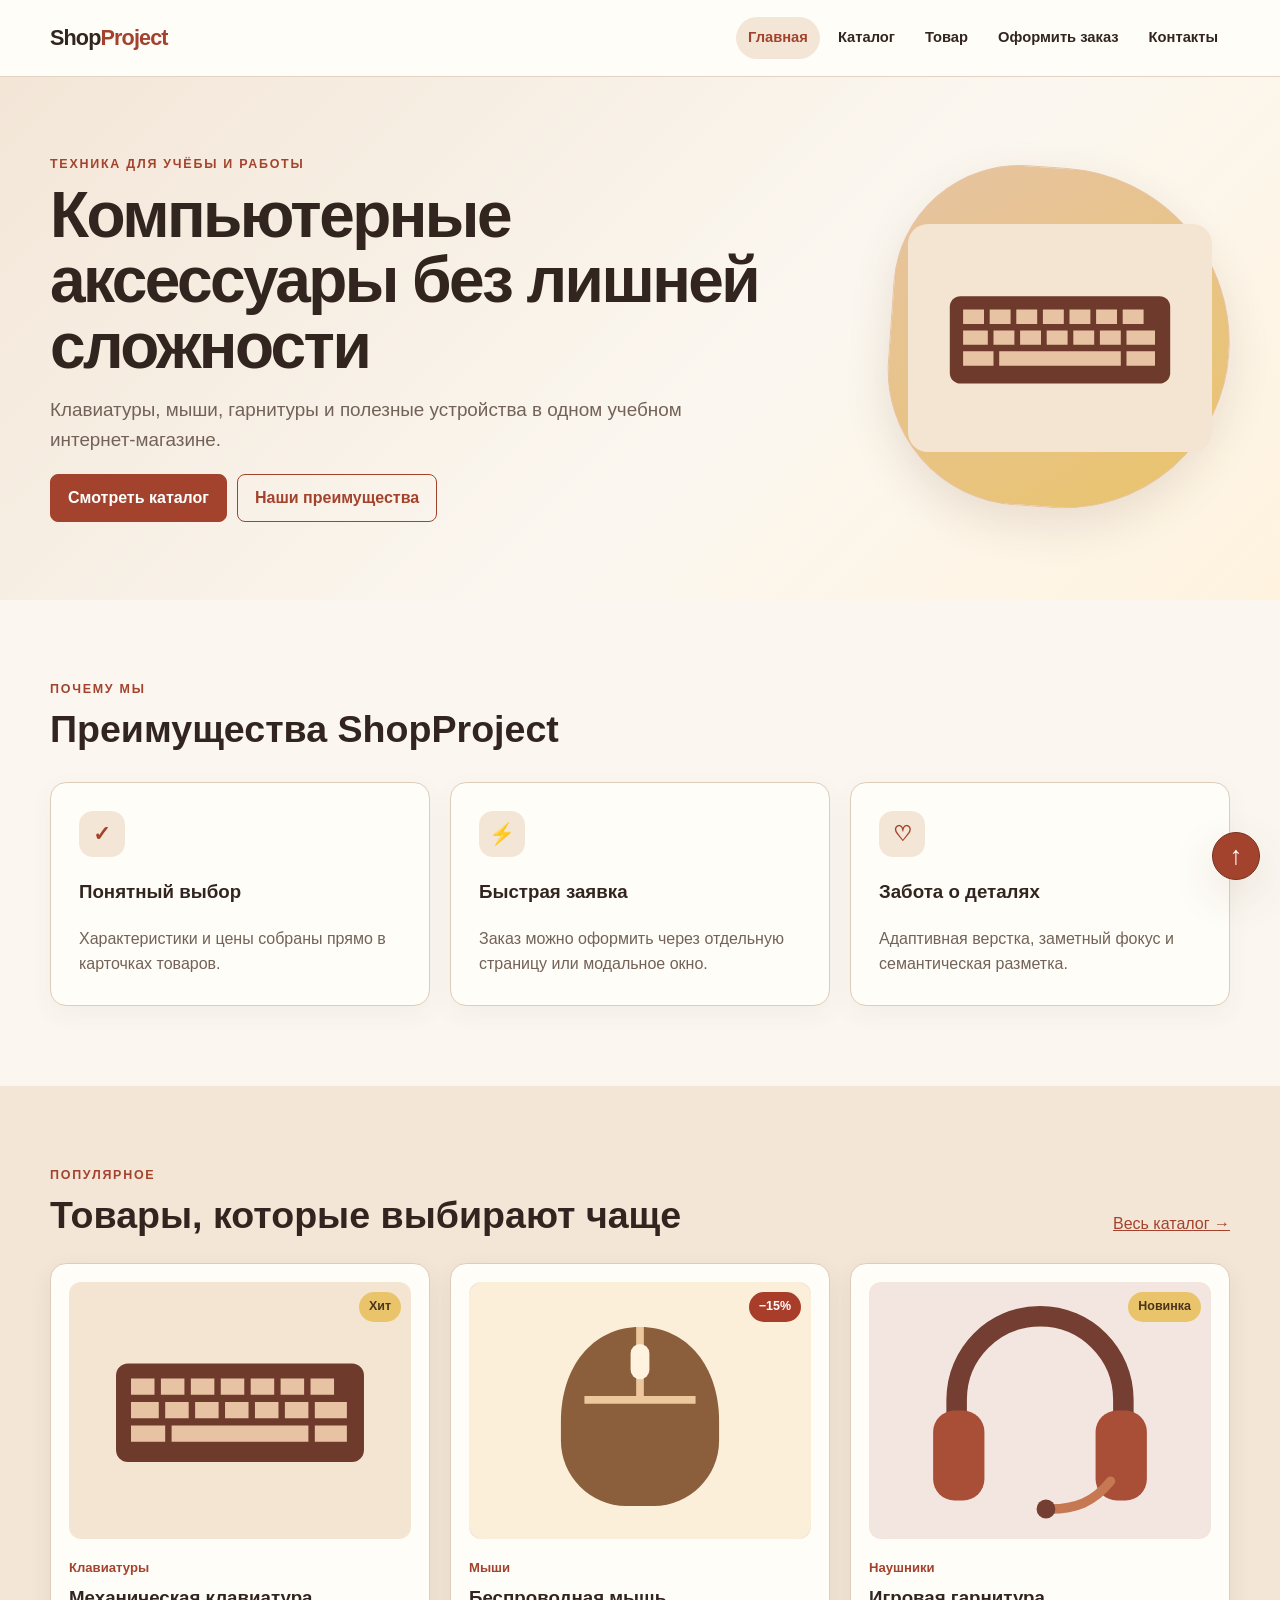
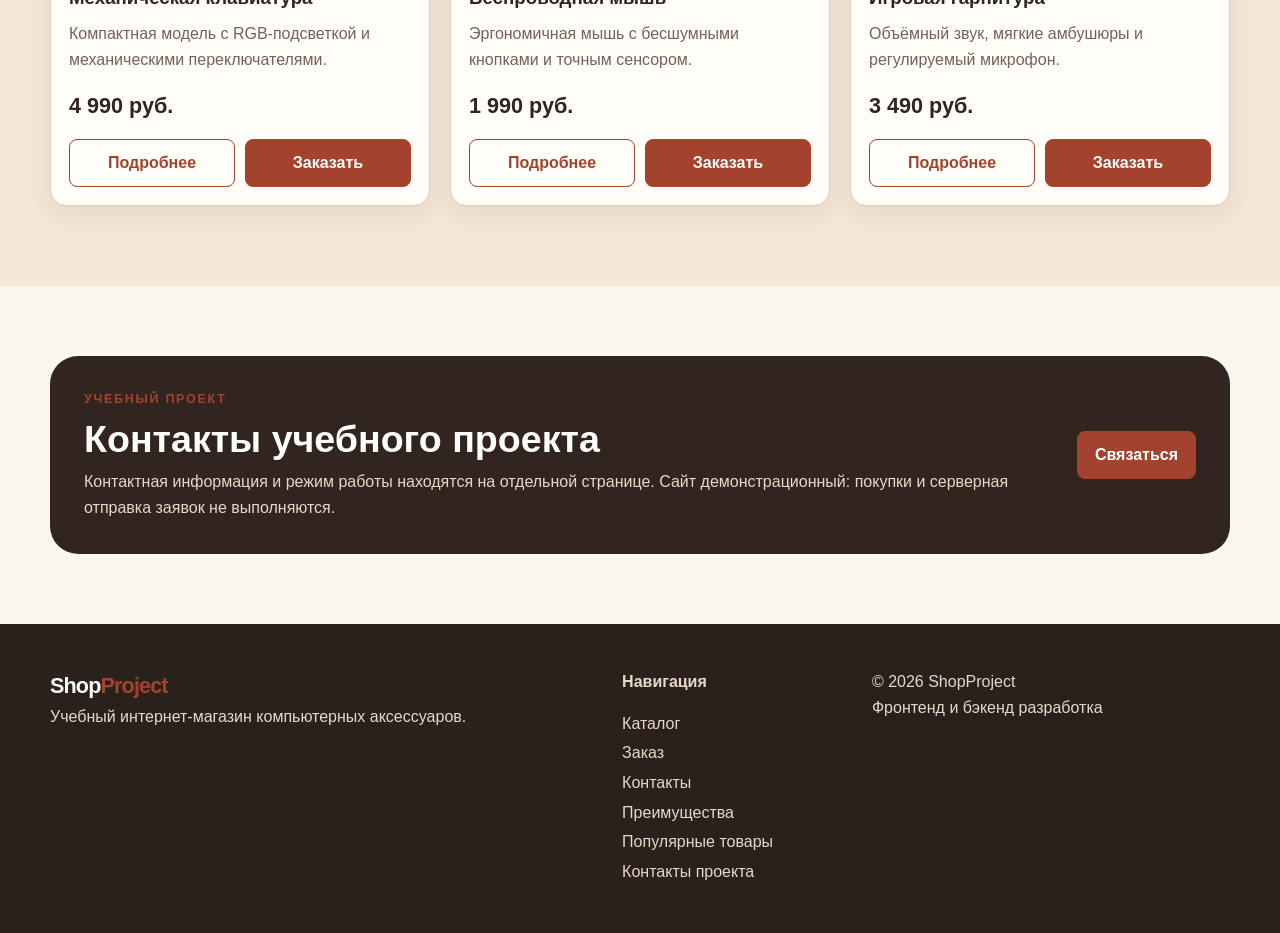
<file: index.html>
<!doctype html>
<html lang="ru">
  <head>
    <meta charset="utf-8">
    <meta name="viewport" content="width=device-width, initial-scale=1">
    <meta
      name="description"
      content="ShopProject — учебный интернет-магазин компьютерных аксессуаров и периферийных устройств."
    >
    <title>ShopProject — компьютерные аксессуары</title>
    <link rel="stylesheet" href="css/style.css">
    <script src="js/main.js" defer></script>
  </head>
  <body id="top">
    <header class="site-header">
      <div class="container site-header__inner">
        <a class="site-logo" href="index.html">Shop<span class="site-logo__accent">Project</span></a>
        <nav class="site-nav" aria-label="Основная навигация">
          <ul class="site-nav__list">
            <li class="site-nav__item">
              <a class="site-nav__link site-nav__link--active" href="index.html" aria-current="page">Главная</a>
            </li>
            <li class="site-nav__item"><a class="site-nav__link" href="catalog.html">Каталог</a></li>
            <li class="site-nav__item"><a class="site-nav__link" href="product.html">Товар</a></li>
            <li class="site-nav__item"><a class="site-nav__link" href="order.html">Оформить заказ</a></li>
            <li class="site-nav__item"><a class="site-nav__link" href="contacts.html">Контакты</a></li>
          </ul>
        </nav>
      </div>
    </header>
    <main>
      <section class="hero">
        <div class="container hero__inner">
          <div class="hero__content">
            <p class="eyebrow">Техника для учёбы и работы</p>
            <h1>Компьютерные аксессуары без лишней сложности</h1>
            <p class="hero__text">
              Клавиатуры, мыши, гарнитуры и полезные устройства в одном учебном интернет-магазине.
            </p>
            <div class="hero__actions">
              <a class="button" href="catalog.html">Смотреть каталог</a><a class="button button--secondary" href="#advantages">Наши преимущества</a>
            </div>
          </div>
          <div class="hero__visual" aria-hidden="true">
            <img class="hero__illustration" src="images/keyboard.svg" alt="">
          </div>
        </div>
      </section>
      <section class="section" id="advantages">
        <div class="container">
          <p class="eyebrow">Почему мы</p>
          <h2>Преимущества ShopProject</h2>
          <div class="advantages-grid">
            <article class="feature-card">
              <span aria-hidden="true" class="feature-card__icon">✓</span>
              <h3 class="feature-card__title">Понятный выбор</h3>
              <p class="feature-card__description">
                Характеристики и цены собраны прямо в карточках товаров.
              </p>
            </article>
            <article class="feature-card">
              <span aria-hidden="true" class="feature-card__icon">⚡</span>
              <h3 class="feature-card__title">Быстрая заявка</h3>
              <p class="feature-card__description">
                Заказ можно оформить через отдельную страницу или модальное окно.
              </p>
            </article>
            <article class="feature-card">
              <span aria-hidden="true" class="feature-card__icon">♡</span>
              <h3 class="feature-card__title">Забота о деталях</h3>
              <p class="feature-card__description">
                Адаптивная верстка, заметный фокус и семантическая разметка.
              </p>
            </article>
          </div>
        </div>
      </section>
      <section class="section section--muted" id="popular">
        <div class="container">
          <div class="section-heading">
            <div>
              <p class="eyebrow">Популярное</p>
              <h2 class="section-heading__title">Товары, которые выбирают чаще</h2>
            </div>
            <a href="catalog.html">Весь каталог →</a>
          </div>
          <div class="product-grid">
            <article class="product-card">
              <span class="product-card__badge">Хит</span>
              <img
                class="product-card__image"
                src="images/keyboard.svg"
                alt="Механическая клавиатура"
              >
              <p class="product-card__category">Клавиатуры</p>
              <h3 class="product-card__title">Механическая клавиатура</h3>
              <p class="product-card__description">
                Компактная модель с RGB-подсветкой и механическими переключателями.
              </p>
              <p class="product-card__price">4 990 руб.</p>
              <div class="product-card__actions">
                <a class="button button--secondary product-card__action" href="product.html">Подробнее</a>
                <button
                  class="button product-card__button product-card__action"
                  type="button"
                  data-product="Механическая клавиатура"
                >
                  Заказать
                </button>
              </div>
            </article>
            <article class="product-card">
              <span class="product-card__badge product-card__badge--sale">−15%</span>
              <img class="product-card__image" src="images/mouse.svg" alt="Беспроводная мышь">
              <p class="product-card__category">Мыши</p>
              <h3 class="product-card__title">Беспроводная мышь</h3>
              <p class="product-card__description">
                Эргономичная мышь с бесшумными кнопками и точным сенсором.
              </p>
              <p class="product-card__price">1 990 руб.</p>
              <div class="product-card__actions">
                <a class="button button--secondary product-card__action" href="product.html">Подробнее</a>
                <button
                  class="button product-card__button product-card__action"
                  type="button"
                  data-product="Беспроводная мышь"
                >
                  Заказать
                </button>
              </div>
            </article>
            <article class="product-card">
              <span class="product-card__badge">Новинка</span>
              <img class="product-card__image" src="images/headphones.svg" alt="Игровая гарнитура">
              <p class="product-card__category">Наушники</p>
              <h3 class="product-card__title">Игровая гарнитура</h3>
              <p class="product-card__description">Объёмный звук, мягкие амбушюры и регулируемый микрофон.</p>
              <p class="product-card__price">3 490 руб.</p>
              <div class="product-card__actions">
                <a class="button button--secondary product-card__action" href="product.html">Подробнее</a>
                <button
                  class="button product-card__button product-card__action"
                  type="button"
                  data-product="Игровая гарнитура"
                >
                  Заказать
                </button>
              </div>
            </article>
          </div>
        </div>
      </section>
      <aside class="container info-banner" id="contacts" aria-labelledby="project-contacts-title">
        <div>
          <p class="eyebrow">Учебный проект</p>
          <h2 class="info-banner__title" id="project-contacts-title">Контакты учебного проекта</h2>
          <p class="info-banner__description">
            Контактная информация и режим работы находятся на отдельной странице. Сайт демонстрационный: покупки и серверная отправка заявок не выполняются.
          </p>
        </div>
        <a class="button" href="contacts.html">Связаться</a>
      </aside>
    </main>
    <footer class="site-footer">
      <div class="container site-footer__inner">
        <div>
          <a class="site-logo site-logo--footer" href="index.html">
            Shop<span class="site-logo__accent">Project</span>
          </a>
          <p>Учебный интернет-магазин компьютерных аксессуаров.</p>
        </div>
        <div>
          <p><strong>Навигация</strong></p>
          <a href="catalog.html" class="site-footer__link">Каталог</a>
          <a href="order.html" class="site-footer__link">Заказ</a>
          <a href="contacts.html" class="site-footer__link">Контакты</a>
          <a class="site-footer__link" href="index.html#advantages">Преимущества</a>
          <a class="site-footer__link" href="index.html#popular">Популярные товары</a>
          <a class="site-footer__link" href="index.html#contacts">Контакты проекта</a>
        </div>
        <p>© 2026 ShopProject<br>Фронтенд и бэкенд разработка</p>
      </div>
    </footer>
    <a class="back-to-top" href="#top" aria-label="Вернуться в начало страницы" title="Наверх">
      <span class="back-to-top__icon" aria-hidden="true">↑</span>
    </a>
    <dialog class="order-dialog" id="order-dialog" aria-labelledby="order-dialog-title">
      <button
        class="order-dialog__close"
        id="close-order-dialog"
        type="button"
        aria-label="Закрыть окно"
      >
        ×
      </button>
      <p class="eyebrow">Быстрая заявка</p>
      <h2 id="order-dialog-title" class="order-dialog__title">Оформление заказа</h2>
      <p class="order-dialog__description">
        Учебная форма: проверяет заполнение, но не отправляет данные на сервер.
      </p>
      <form class="order-form" id="order-form" action="#" method="post" novalidate>
        <input id="selected-product" name="product" type="hidden">
        <div class="order-form__field">
          <label for="order-name" class="order-form__label">Имя</label>
          <input
            id="order-name"
            name="name"
            type="text"
            minlength="2"
            autocomplete="name"
            required
            class="order-form__input"
          >
        </div>
        <div class="order-form__field">
          <label for="order-email" class="order-form__label">E-mail</label>
          <input
            id="order-email"
            name="email"
            type="email"
            autocomplete="email"
            required
            class="order-form__input"
          >
        </div>
        <div class="order-form__field">
          <label for="order-phone" class="order-form__label">Телефон</label>
          <input
            id="order-phone"
            name="phone"
            type="tel"
            placeholder="+7 (900) 000-00-00"
            pattern="^\+7 \(\d{3}\) \d{3}-\d{2}-\d{2}$"
            required
            class="order-form__input"
            autocomplete="tel"
            aria-describedby="order-phone-hint"
          >
          <small class="order-form__hint" id="order-phone-hint">Формат: +7 (900) 000-00-00</small>
        </div>
        <div class="order-form__field">
          <label for="order-topic" class="order-form__label">Тема</label>
          <select id="order-topic" name="topic" required class="order-form__select">
            <option value="">Выберите тему</option>
            <option value="order">Заказ товара</option>
            <option value="consultation">Консультация</option>
            <option value="delivery">Доставка</option>
          </select>
        </div>
        <div class="order-form__field">
          <label for="order-comment" class="order-form__label">Комментарий</label>
          <textarea id="order-comment" name="comment" rows="3" class="order-form__textarea"></textarea>
        </div>
        <label class="order-form__agreement">
          <input name="agreement" type="checkbox" required class="order-form__checkbox">
          Я согласен на обработку данных
        </label>
        <div class="order-form__actions">
          <button class="button button--wide order-form__action" type="submit">Отправить заявку</button>
          <button class="button button--secondary order-form__action" type="reset">Очистить</button>
        </div>
      </form>
    </dialog>
    <p class="success-message success-message--toast" id="success-message" role="status" hidden>
      Форма заполнена корректно. Это демо: данные не отправляются на сервер.
    </p>
  </body>
</html>
</file>
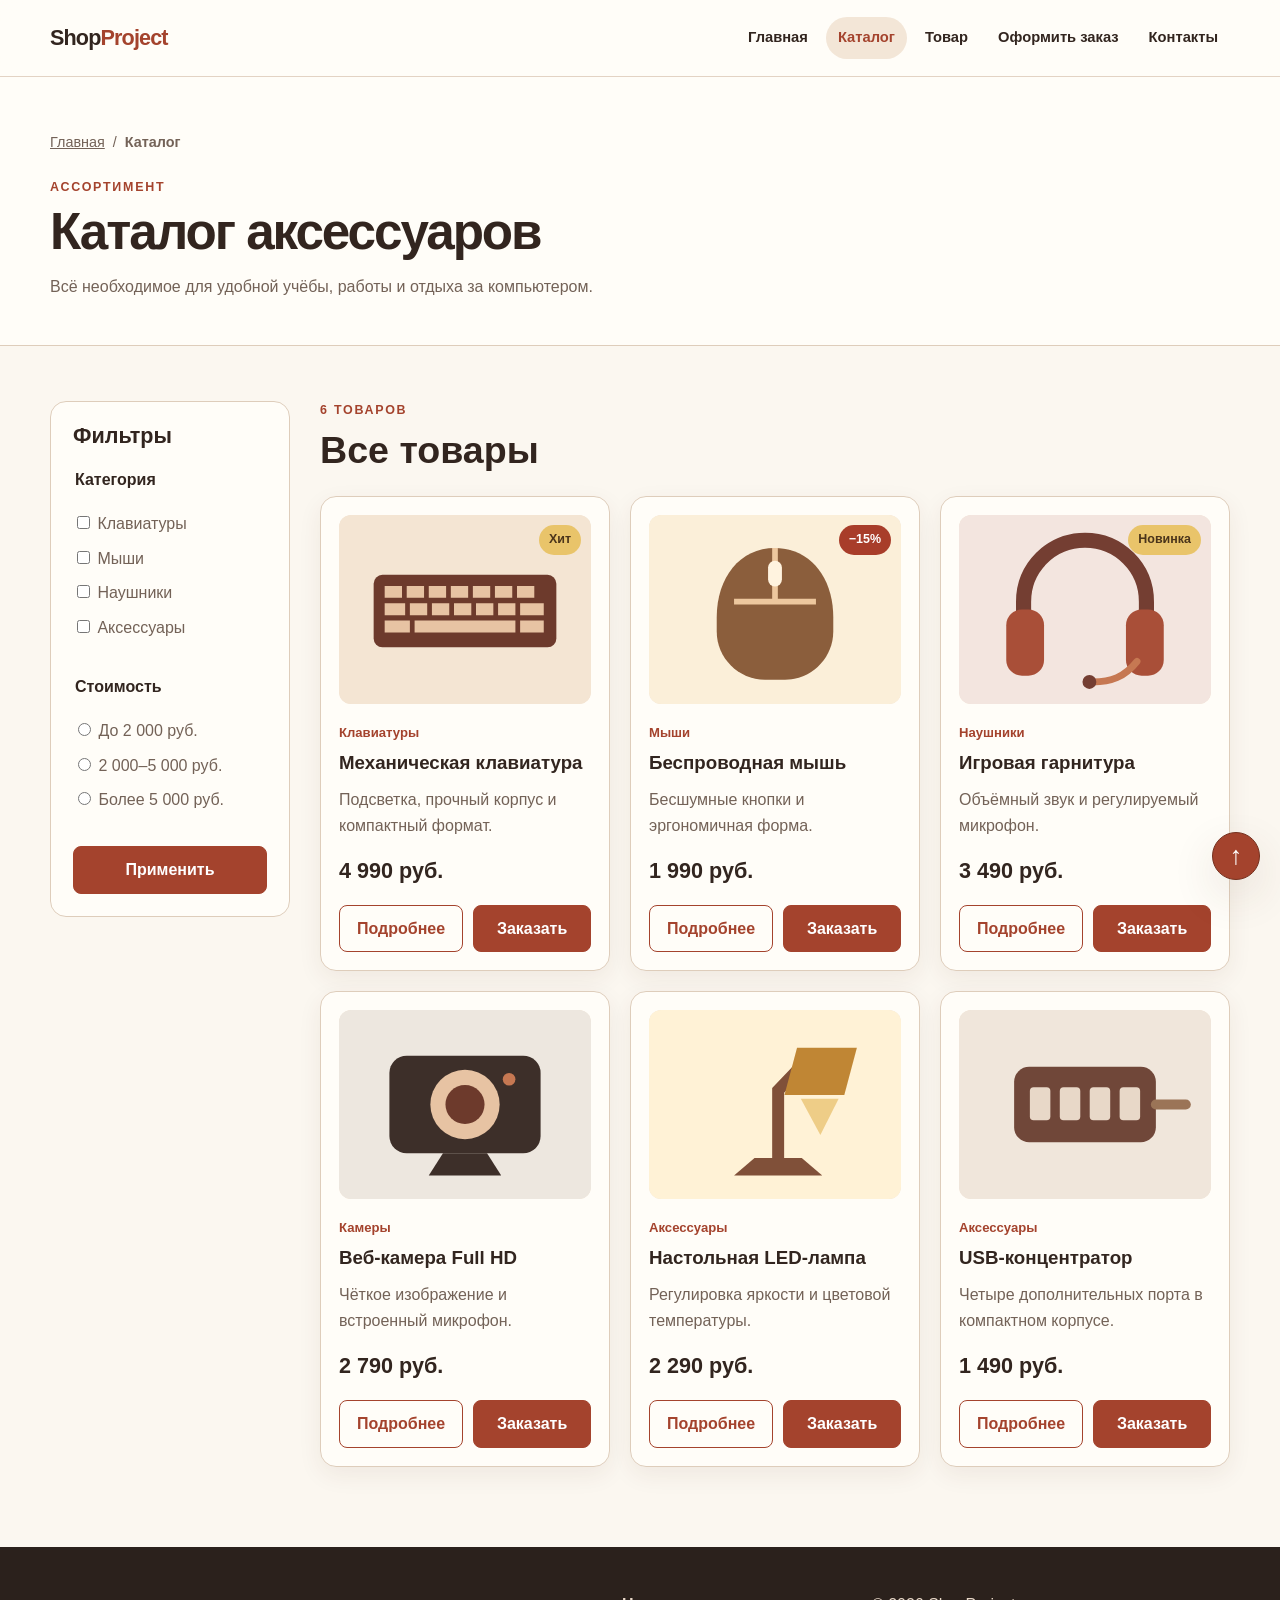
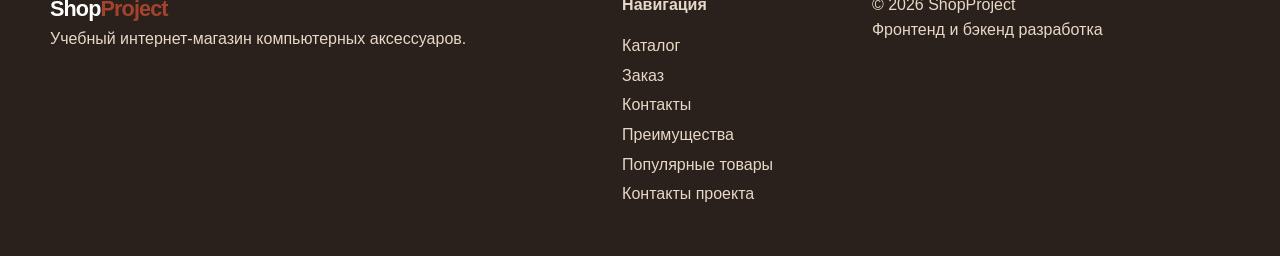
<file: catalog.html>
<!doctype html>
<html lang="ru">
  <head>
    <meta charset="utf-8">
    <meta name="viewport" content="width=device-width, initial-scale=1">
    <meta
      name="description"
      content="Каталог компьютерных аксессуаров ShopProject: клавиатуры, мыши, гарнитуры и устройства для рабочего места."
    >
    <title>Каталог компьютерных аксессуаров — ShopProject</title>
    <link rel="stylesheet" href="css/style.css">
  </head>
  <body id="top">
    <header class="site-header">
      <div class="container site-header__inner">
        <a class="site-logo" href="index.html">Shop<span class="site-logo__accent">Project</span></a>
        <nav class="site-nav" aria-label="Основная навигация">
          <ul class="site-nav__list">
            <li class="site-nav__item"><a class="site-nav__link" href="index.html">Главная</a></li>
            <li class="site-nav__item">
              <a class="site-nav__link site-nav__link--active" href="catalog.html" aria-current="page">Каталог</a>
            </li>
            <li class="site-nav__item"><a class="site-nav__link" href="product.html">Товар</a></li>
            <li class="site-nav__item"><a class="site-nav__link" href="order.html">Оформить заказ</a></li>
            <li class="site-nav__item"><a class="site-nav__link" href="contacts.html">Контакты</a></li>
          </ul>
        </nav>
      </div>
    </header>
    <main>
      <section class="page-heading">
        <div class="container">
          <nav class="breadcrumbs" aria-label="Хлебные крошки">
            <a href="index.html" class="breadcrumbs__link">Главная</a><span class="breadcrumbs__separator" aria-hidden="true">/</span><span class="breadcrumbs__current" aria-current="page">Каталог</span>
          </nav>
          <p class="eyebrow">Ассортимент</p>
          <h1 class="page-heading__title">Каталог аксессуаров</h1>
          <p class="page-heading__description">
            Всё необходимое для удобной учёбы, работы и отдыха за компьютером.
          </p>
        </div>
      </section>
      <div class="container catalog-layout">
        <aside class="catalog-filter">
          <h2 class="catalog-filter__title">Фильтры</h2>
          <form action="#" method="get" class="catalog-filter__form">
            <fieldset class="catalog-filter__group">
              <legend class="catalog-filter__legend">Категория</legend>
              <label class="catalog-filter__option">
                <input type="checkbox" name="category" value="keyboard">
                Клавиатуры
              </label>
              <label class="catalog-filter__option">
                <input type="checkbox" name="category" value="mouse">
                Мыши
              </label>
              <label class="catalog-filter__option">
                <input type="checkbox" name="category" value="headphones">
                Наушники
              </label>
              <label class="catalog-filter__option">
                <input type="checkbox" name="category" value="accessories">
                Аксессуары
              </label>
            </fieldset>
            <fieldset class="catalog-filter__group">
              <legend class="catalog-filter__legend">Стоимость</legend>
              <label class="catalog-filter__option">
                <input type="radio" name="price" value="low">
                До 2 000 руб.
              </label>
              <label class="catalog-filter__option">
                <input type="radio" name="price" value="middle">
                2 000–5 000 руб.
              </label>
              <label class="catalog-filter__option">
                <input type="radio" name="price" value="high">
                Более 5 000 руб.
              </label>
            </fieldset>
            <button class="button button--wide catalog-filter__submit" type="submit">Применить</button>
          </form>
        </aside>
        <section class="catalog-content">
          <p class="eyebrow">6 товаров</p>
          <h2 class="catalog-content__title">Все товары</h2>
          <div class="product-grid">
            <article class="product-card">
              <span class="product-card__badge">Хит</span>
              <img
                class="product-card__image"
                src="images/keyboard.svg"
                alt="Механическая клавиатура"
              >
              <p class="product-card__category">Клавиатуры</p>
              <h3 class="product-card__title">Механическая клавиатура</h3>
              <p class="product-card__description">Подсветка, прочный корпус и компактный формат.</p>
              <p class="product-card__price">4 990 руб.</p>
              <div class="product-card__actions">
                <a class="button button--secondary product-card__action" href="product.html">Подробнее</a><a class="button product-card__action" href="order.html?product=keyboard">Заказать</a>
              </div>
            </article>
            <article class="product-card">
              <span class="product-card__badge product-card__badge--sale">−15%</span>
              <img class="product-card__image" src="images/mouse.svg" alt="Беспроводная мышь">
              <p class="product-card__category">Мыши</p>
              <h3 class="product-card__title">Беспроводная мышь</h3>
              <p class="product-card__description">Бесшумные кнопки и эргономичная форма.</p>
              <p class="product-card__price">1 990 руб.</p>
              <div class="product-card__actions">
                <a class="button button--secondary product-card__action" href="product.html">Подробнее</a><a class="button product-card__action" href="order.html?product=mouse">Заказать</a>
              </div>
            </article>
            <article class="product-card">
              <span class="product-card__badge">Новинка</span>
              <img class="product-card__image" src="images/headphones.svg" alt="Игровая гарнитура">
              <p class="product-card__category">Наушники</p>
              <h3 class="product-card__title">Игровая гарнитура</h3>
              <p class="product-card__description">Объёмный звук и регулируемый микрофон.</p>
              <p class="product-card__price">3 490 руб.</p>
              <div class="product-card__actions">
                <a class="button button--secondary product-card__action" href="product.html">Подробнее</a><a class="button product-card__action" href="order.html?product=headphones">Заказать</a>
              </div>
            </article>
            <article class="product-card">
              <img class="product-card__image" src="images/camera.svg" alt="Веб-камера Full HD">
              <p class="product-card__category">Камеры</p>
              <h3 class="product-card__title">Веб-камера Full HD</h3>
              <p class="product-card__description">Чёткое изображение и встроенный микрофон.</p>
              <p class="product-card__price">2 790 руб.</p>
              <div class="product-card__actions">
                <a class="button button--secondary product-card__action" href="product.html">Подробнее</a><a class="button product-card__action" href="order.html?product=camera">Заказать</a>
              </div>
            </article>
            <article class="product-card">
              <img class="product-card__image" src="images/lamp.svg" alt="Настольная LED-лампа">
              <p class="product-card__category">Аксессуары</p>
              <h3 class="product-card__title">Настольная LED-лампа</h3>
              <p class="product-card__description">Регулировка яркости и цветовой температуры.</p>
              <p class="product-card__price">2 290 руб.</p>
              <div class="product-card__actions">
                <a class="button button--secondary product-card__action" href="product.html">Подробнее</a><a class="button product-card__action" href="order.html?product=lamp">Заказать</a>
              </div>
            </article>
            <article class="product-card">
              <img class="product-card__image" src="images/hub.svg" alt="USB-концентратор">
              <p class="product-card__category">Аксессуары</p>
              <h3 class="product-card__title">USB-концентратор</h3>
              <p class="product-card__description">Четыре дополнительных порта в компактном корпусе.</p>
              <p class="product-card__price">1 490 руб.</p>
              <div class="product-card__actions">
                <a class="button button--secondary product-card__action" href="product.html">Подробнее</a><a class="button product-card__action" href="order.html?product=hub">Заказать</a>
              </div>
            </article>
          </div>
        </section>
      </div>


    </main>
    <footer class="site-footer">
      <div class="container site-footer__inner">
        <div>
          <a class="site-logo site-logo--footer" href="index.html">
            Shop<span class="site-logo__accent">Project</span>
          </a>
          <p>Учебный интернет-магазин компьютерных аксессуаров.</p>
        </div>
        <div>
          <p><strong>Навигация</strong></p>
          <a href="catalog.html" class="site-footer__link">Каталог</a>
          <a href="order.html" class="site-footer__link">Заказ</a>
          <a href="contacts.html" class="site-footer__link">Контакты</a>
          <a class="site-footer__link" href="index.html#advantages">Преимущества</a>
          <a class="site-footer__link" href="index.html#popular">Популярные товары</a>
          <a class="site-footer__link" href="index.html#contacts">Контакты проекта</a>
        </div>
        <p>© 2026 ShopProject<br>Фронтенд и бэкенд разработка</p>
      </div>
    </footer>
    <a class="back-to-top" href="#top" aria-label="Вернуться в начало страницы" title="Наверх">
      <span class="back-to-top__icon" aria-hidden="true">↑</span>
    </a>
  </body>
</html>
</file>
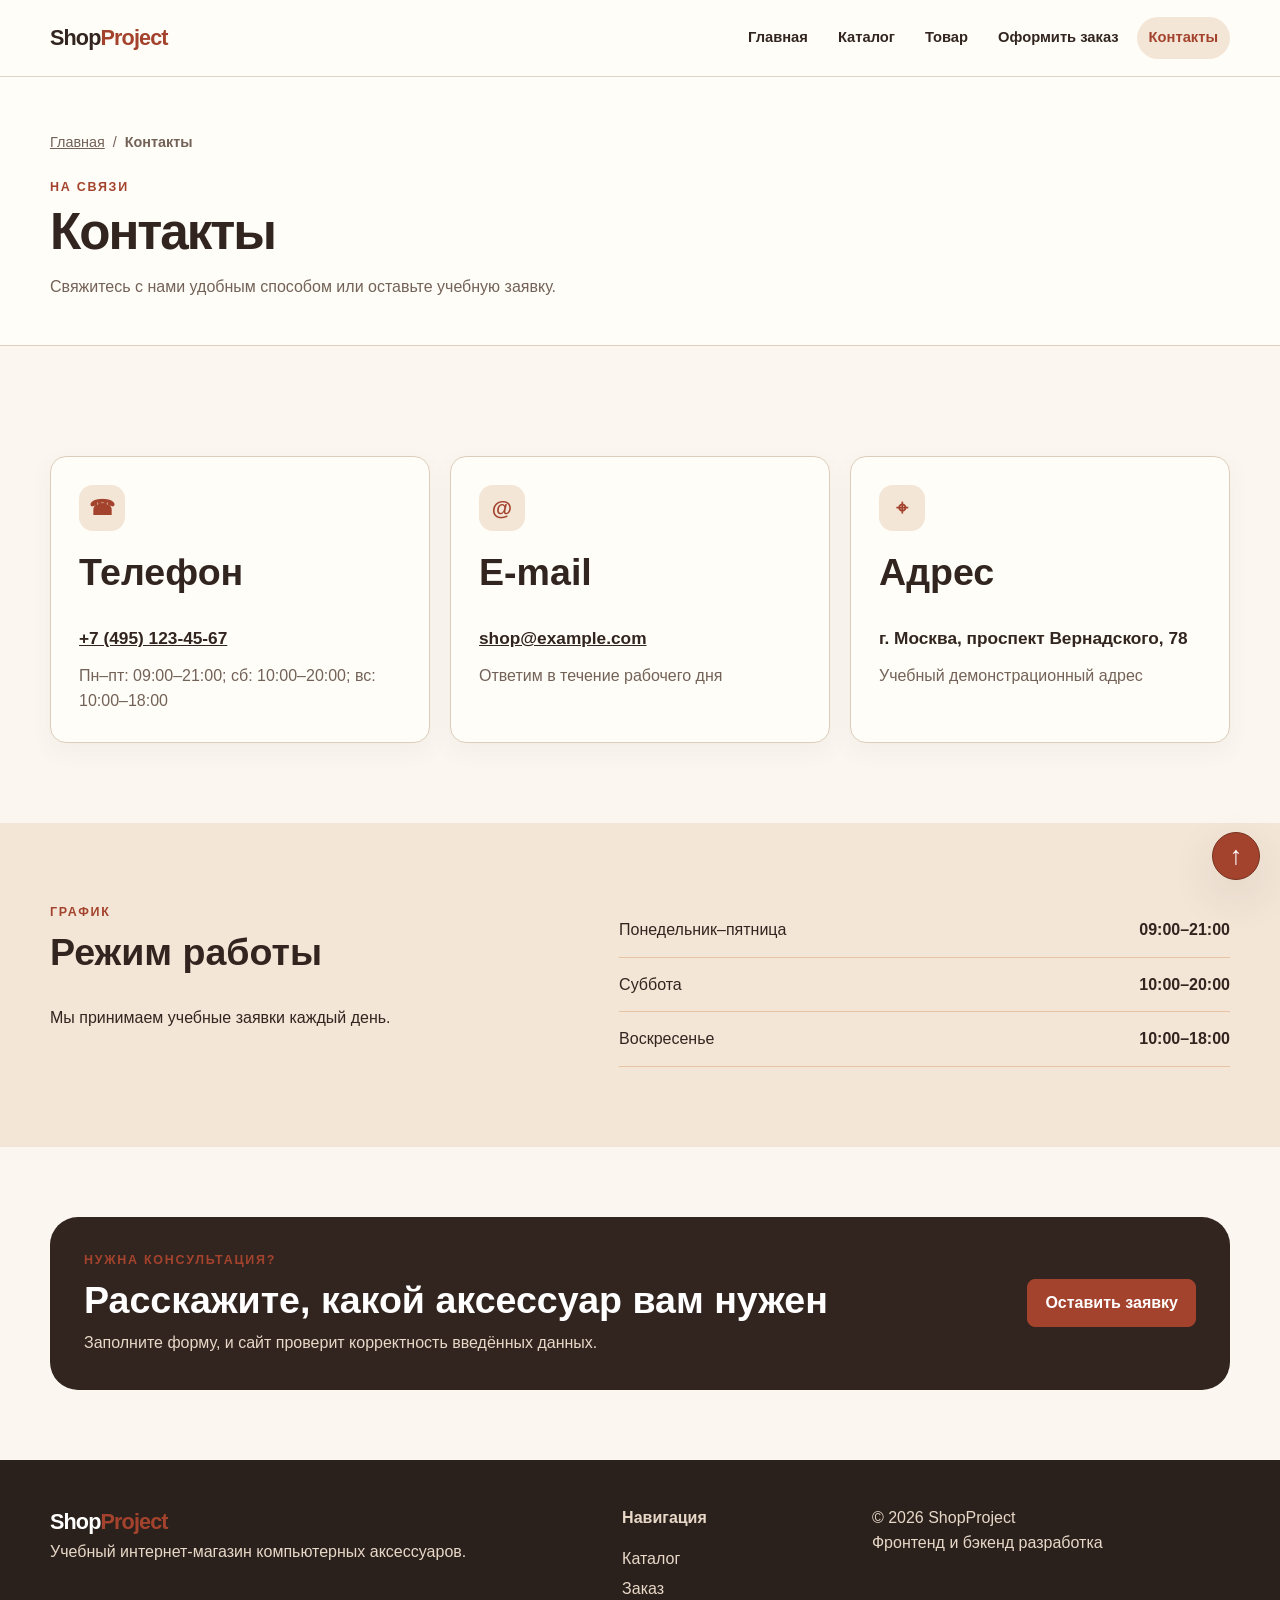
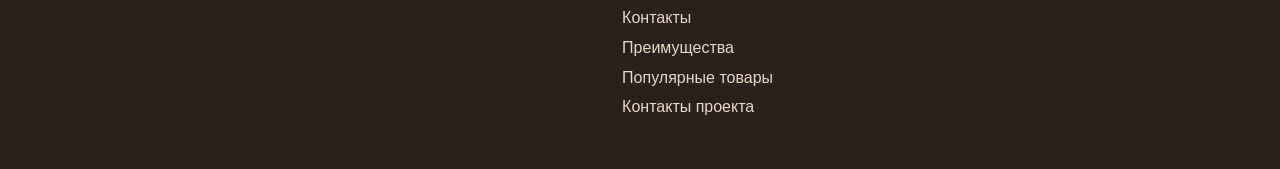
<file: contacts.html>
<!doctype html>
<html lang="ru">
  <head>
    <meta charset="utf-8">
    <meta name="viewport" content="width=device-width, initial-scale=1">
    <meta
      name="description"
      content="Контакты и режим работы учебного интернет-магазина ShopProject."
    >
    <title>Контакты — ShopProject</title>
    <link rel="stylesheet" href="css/style.css">
  </head>
  <body id="top">
    <header class="site-header">
      <div class="container site-header__inner">
        <a class="site-logo" href="index.html">Shop<span class="site-logo__accent">Project</span></a>
        <nav class="site-nav" aria-label="Основная навигация">
          <ul class="site-nav__list">
            <li class="site-nav__item"><a class="site-nav__link" href="index.html">Главная</a></li>
            <li class="site-nav__item"><a class="site-nav__link" href="catalog.html">Каталог</a></li>
            <li class="site-nav__item"><a class="site-nav__link" href="product.html">Товар</a></li>
            <li class="site-nav__item"><a class="site-nav__link" href="order.html">Оформить заказ</a></li>
            <li class="site-nav__item">
              <a class="site-nav__link site-nav__link--active" href="contacts.html" aria-current="page">Контакты</a>
            </li>
          </ul>
        </nav>
      </div>
    </header>
    <main>
      <section class="page-heading">
        <div class="container">
          <nav class="breadcrumbs" aria-label="Хлебные крошки">
            <a href="index.html" class="breadcrumbs__link">Главная</a><span class="breadcrumbs__separator" aria-hidden="true">/</span><span class="breadcrumbs__current" aria-current="page">Контакты</span>
          </nav>
          <p class="eyebrow">На связи</p>
          <h1 class="page-heading__title">Контакты</h1>
          <p class="page-heading__description">
            Свяжитесь с нами удобным способом или оставьте учебную заявку.
          </p>
        </div>
      </section>
      <section class="section">
        <div class="container contacts-grid">
          <article class="contact-card">
            <span aria-hidden="true" class="contact-card__icon">☎</span>
            <h2 class="contact-card__title">Телефон</h2>
            <a href="tel:+74951234567" class="contact-card__link">+7 (495) 123-45-67</a>
            <p class="contact-card__description">Пн–пт: 09:00–21:00; сб: 10:00–20:00; вс: 10:00–18:00</p>
          </article>
          <article class="contact-card">
            <span aria-hidden="true" class="contact-card__icon">@</span>
            <h2 class="contact-card__title">E-mail</h2>
            <a href="mailto:shop@example.com" class="contact-card__link">shop@example.com</a>
            <p class="contact-card__description">Ответим в течение рабочего дня</p>
          </article>
          <article class="contact-card">
            <span aria-hidden="true" class="contact-card__icon">⌖</span>
            <h2 class="contact-card__title">Адрес</h2>
            <address class="contact-card__address">г. Москва, проспект Вернадского, 78</address>
            <p class="contact-card__description">Учебный демонстрационный адрес</p>
          </article>
        </div>
      </section>
      <section class="section section--muted">
        <div class="container schedule">
          <div>
            <p class="eyebrow">График</p>
            <h2>Режим работы</h2>
            <p>Мы принимаем учебные заявки каждый день.</p>
          </div>
          <dl class="schedule__list">
            <div class="schedule__row">
              <dt>Понедельник–пятница</dt>
              <dd class="schedule__time">09:00–21:00</dd>
            </div>
            <div class="schedule__row">
              <dt>Суббота</dt>
              <dd class="schedule__time">10:00–20:00</dd>
            </div>
            <div class="schedule__row">
              <dt>Воскресенье</dt>
              <dd class="schedule__time">10:00–18:00</dd>
            </div>
          </dl>
        </div>
      </section>
      <aside class="container info-banner">
        <div>
          <p class="eyebrow">Нужна консультация?</p>
          <h2 class="info-banner__title">Расскажите, какой аксессуар вам нужен</h2>
          <p class="info-banner__description">
            Заполните форму, и сайт проверит корректность введённых данных.
          </p>
        </div>
        <a class="button" href="order.html">Оставить заявку</a>
      </aside>
    </main>
    <footer class="site-footer">
      <div class="container site-footer__inner">
        <div>
          <a class="site-logo site-logo--footer" href="index.html">
            Shop<span class="site-logo__accent">Project</span>
          </a>
          <p>Учебный интернет-магазин компьютерных аксессуаров.</p>
        </div>
        <div>
          <p><strong>Навигация</strong></p>
          <a href="catalog.html" class="site-footer__link">Каталог</a>
          <a href="order.html" class="site-footer__link">Заказ</a>
          <a href="contacts.html" class="site-footer__link">Контакты</a>
          <a class="site-footer__link" href="index.html#advantages">Преимущества</a>
          <a class="site-footer__link" href="index.html#popular">Популярные товары</a>
          <a class="site-footer__link" href="index.html#contacts">Контакты проекта</a>
        </div>
        <p>© 2026 ShopProject<br>Фронтенд и бэкенд разработка</p>
      </div>
    </footer>
    <a class="back-to-top" href="#top" aria-label="Вернуться в начало страницы" title="Наверх">
      <span class="back-to-top__icon" aria-hidden="true">↑</span>
    </a>
  </body>
</html>
</file>
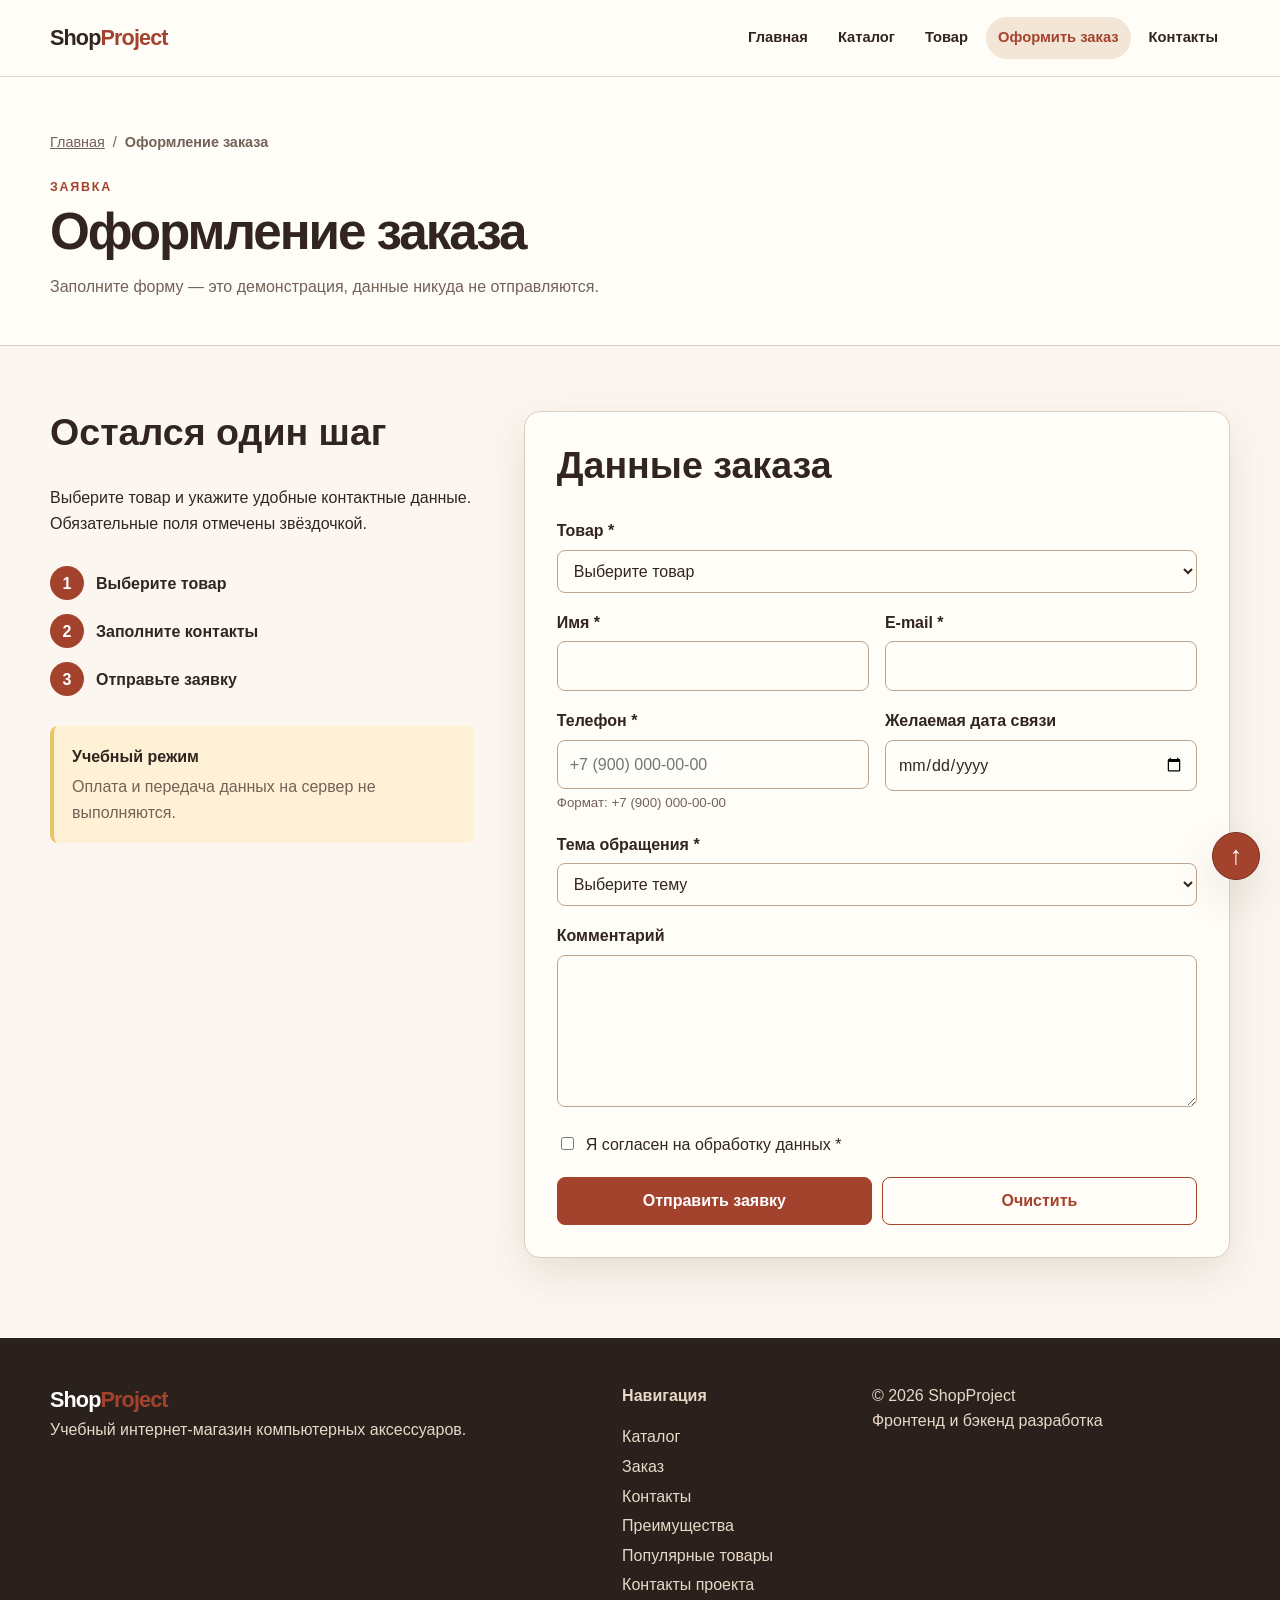
<file: order.html>
<!doctype html>
<html lang="ru">
  <head>
    <meta charset="utf-8">
    <meta name="viewport" content="width=device-width, initial-scale=1">
    <meta
      name="description"
      content="Форма оформления заказа в учебном интернет-магазине ShopProject."
    >
    <title>Оформление заказа — ShopProject</title>
    <link rel="stylesheet" href="css/style.css">
    <script src="js/main.js" defer></script>
  </head>
  <body id="top">
    <header class="site-header">
      <div class="container site-header__inner">
        <a class="site-logo" href="index.html">Shop<span class="site-logo__accent">Project</span></a>
        <nav class="site-nav" aria-label="Основная навигация">
          <ul class="site-nav__list">
            <li class="site-nav__item"><a class="site-nav__link" href="index.html">Главная</a></li>
            <li class="site-nav__item"><a class="site-nav__link" href="catalog.html">Каталог</a></li>
            <li class="site-nav__item"><a class="site-nav__link" href="product.html">Товар</a></li>
            <li class="site-nav__item">
              <a class="site-nav__link site-nav__link--active" href="order.html" aria-current="page">Оформить заказ</a>
            </li>
            <li class="site-nav__item"><a class="site-nav__link" href="contacts.html">Контакты</a></li>
          </ul>
        </nav>
      </div>
    </header>
    <main>
      <section class="page-heading">
        <div class="container">
          <nav class="breadcrumbs" aria-label="Хлебные крошки">
            <a href="index.html" class="breadcrumbs__link">Главная</a><span class="breadcrumbs__separator" aria-hidden="true">/</span><span class="breadcrumbs__current" aria-current="page">Оформление заказа</span>
          </nav>
          <p class="eyebrow">Заявка</p>
          <h1 class="page-heading__title">Оформление заказа</h1>
          <p class="page-heading__description">
            Заполните форму — это демонстрация, данные никуда не отправляются.
          </p>
        </div>
      </section>
      <section class="container order-layout">
        <div class="order-copy">
          <h2>Остался один шаг</h2>
          <p>Выберите товар и укажите удобные контактные данные. Обязательные поля отмечены звёздочкой.</p>
          <ol class="steps">
            <li class="steps__item"><span class="steps__number">1</span>Выберите товар</li>
            <li class="steps__item"><span class="steps__number">2</span>Заполните контакты</li>
            <li class="steps__item"><span class="steps__number">3</span>Отправьте заявку</li>
          </ol>
          <aside class="notice">
            <strong>Учебный режим</strong>
            <p class="notice__description">Оплата и передача данных на сервер не выполняются.</p>
          </aside>
        </div>
        <form
          class="order-form order-form--page"
          id="page-order-form"
          action="#"
          method="post"
          novalidate
        >
          <h2>Данные заказа</h2>
          <div class="order-form__field">
            <label for="page-product" class="order-form__label">Товар *</label>
            <select id="page-product" name="product" required class="order-form__select">
              <option value="">Выберите товар</option>
              <option value="keyboard">Механическая клавиатура — 4 990 руб.</option>
              <option value="mouse">Беспроводная мышь — 1 990 руб.</option>
              <option value="headphones">Игровая гарнитура — 3 490 руб.</option>
              <option value="camera">Веб-камера Full HD — 2 790 руб.</option>
              <option value="lamp">Настольная LED-лампа — 2 290 руб.</option>
              <option value="hub">USB-концентратор — 1 490 руб.</option>
            </select>
          </div>
          <div class="order-form__row">
            <div class="order-form__field">
              <label for="page-name" class="order-form__label">Имя *</label>
              <input
                id="page-name"
                name="name"
                type="text"
                minlength="2"
                autocomplete="name"
                required
                class="order-form__input"
              >
            </div>
            <div class="order-form__field">
              <label for="page-email" class="order-form__label">E-mail *</label>
              <input
                id="page-email"
                name="email"
                type="email"
                autocomplete="email"
                required
                class="order-form__input"
              >
            </div>
          </div>
          <div class="order-form__row">
            <div class="order-form__field">
              <label for="page-phone" class="order-form__label">Телефон *</label>
              <input
                id="page-phone"
                name="phone"
                type="tel"
                placeholder="+7 (900) 000-00-00"
                pattern="^\+7 \(\d{3}\) \d{3}-\d{2}-\d{2}$"
                required
                class="order-form__input"
                autocomplete="tel"
                aria-describedby="page-phone-hint"
              >
              <small class="order-form__hint" id="page-phone-hint">Формат: +7 (900) 000-00-00</small>
            </div>
            <div class="order-form__field">
              <label for="page-date" class="order-form__label">Желаемая дата связи</label>
              <input id="page-date" name="date" type="date" class="order-form__input">
            </div>
          </div>
          <div class="order-form__field">
            <label for="page-topic" class="order-form__label">Тема обращения *</label>
            <select id="page-topic" name="topic" required class="order-form__select">
              <option value="">Выберите тему</option>
              <option value="order">Оформление заказа</option>
              <option value="consultation">Консультация</option>
              <option value="delivery">Доставка</option>
            </select>
          </div>
          <div class="order-form__field">
            <label for="page-comment" class="order-form__label">Комментарий</label>
            <textarea
              id="page-comment"
              name="comment"
              rows="5"
              placeholder="Дополнительная информация"
              class="order-form__textarea"
            >
            </textarea>
          </div>
          <label class="order-form__agreement">
            <input name="agreement" type="checkbox" required class="order-form__checkbox">
            Я согласен на обработку данных *
          </label>
          <div class="order-form__actions">
            <button class="button button--wide order-form__action" type="submit">Отправить заявку</button>
            <button class="button button--secondary order-form__action" type="reset">Очистить</button>
          </div>
          <p class="success-message" id="page-success-message" role="status" hidden>
            Форма заполнена корректно. Это демо: данные не отправляются на сервер.
          </p>
        </form>
      </section>
    </main>
    <footer class="site-footer">
      <div class="container site-footer__inner">
        <div>
          <a class="site-logo site-logo--footer" href="index.html">
            Shop<span class="site-logo__accent">Project</span>
          </a>
          <p>Учебный интернет-магазин компьютерных аксессуаров.</p>
        </div>
        <div>
          <p><strong>Навигация</strong></p>
          <a href="catalog.html" class="site-footer__link">Каталог</a>
          <a href="order.html" class="site-footer__link">Заказ</a>
          <a href="contacts.html" class="site-footer__link">Контакты</a>
          <a class="site-footer__link" href="index.html#advantages">Преимущества</a>
          <a class="site-footer__link" href="index.html#popular">Популярные товары</a>
          <a class="site-footer__link" href="index.html#contacts">Контакты проекта</a>
        </div>
        <p>© 2026 ShopProject<br>Фронтенд и бэкенд разработка</p>
      </div>
    </footer>
    <a class="back-to-top" href="#top" aria-label="Вернуться в начало страницы" title="Наверх">
      <span class="back-to-top__icon" aria-hidden="true">↑</span>
    </a>
  </body>
</html>
</file>
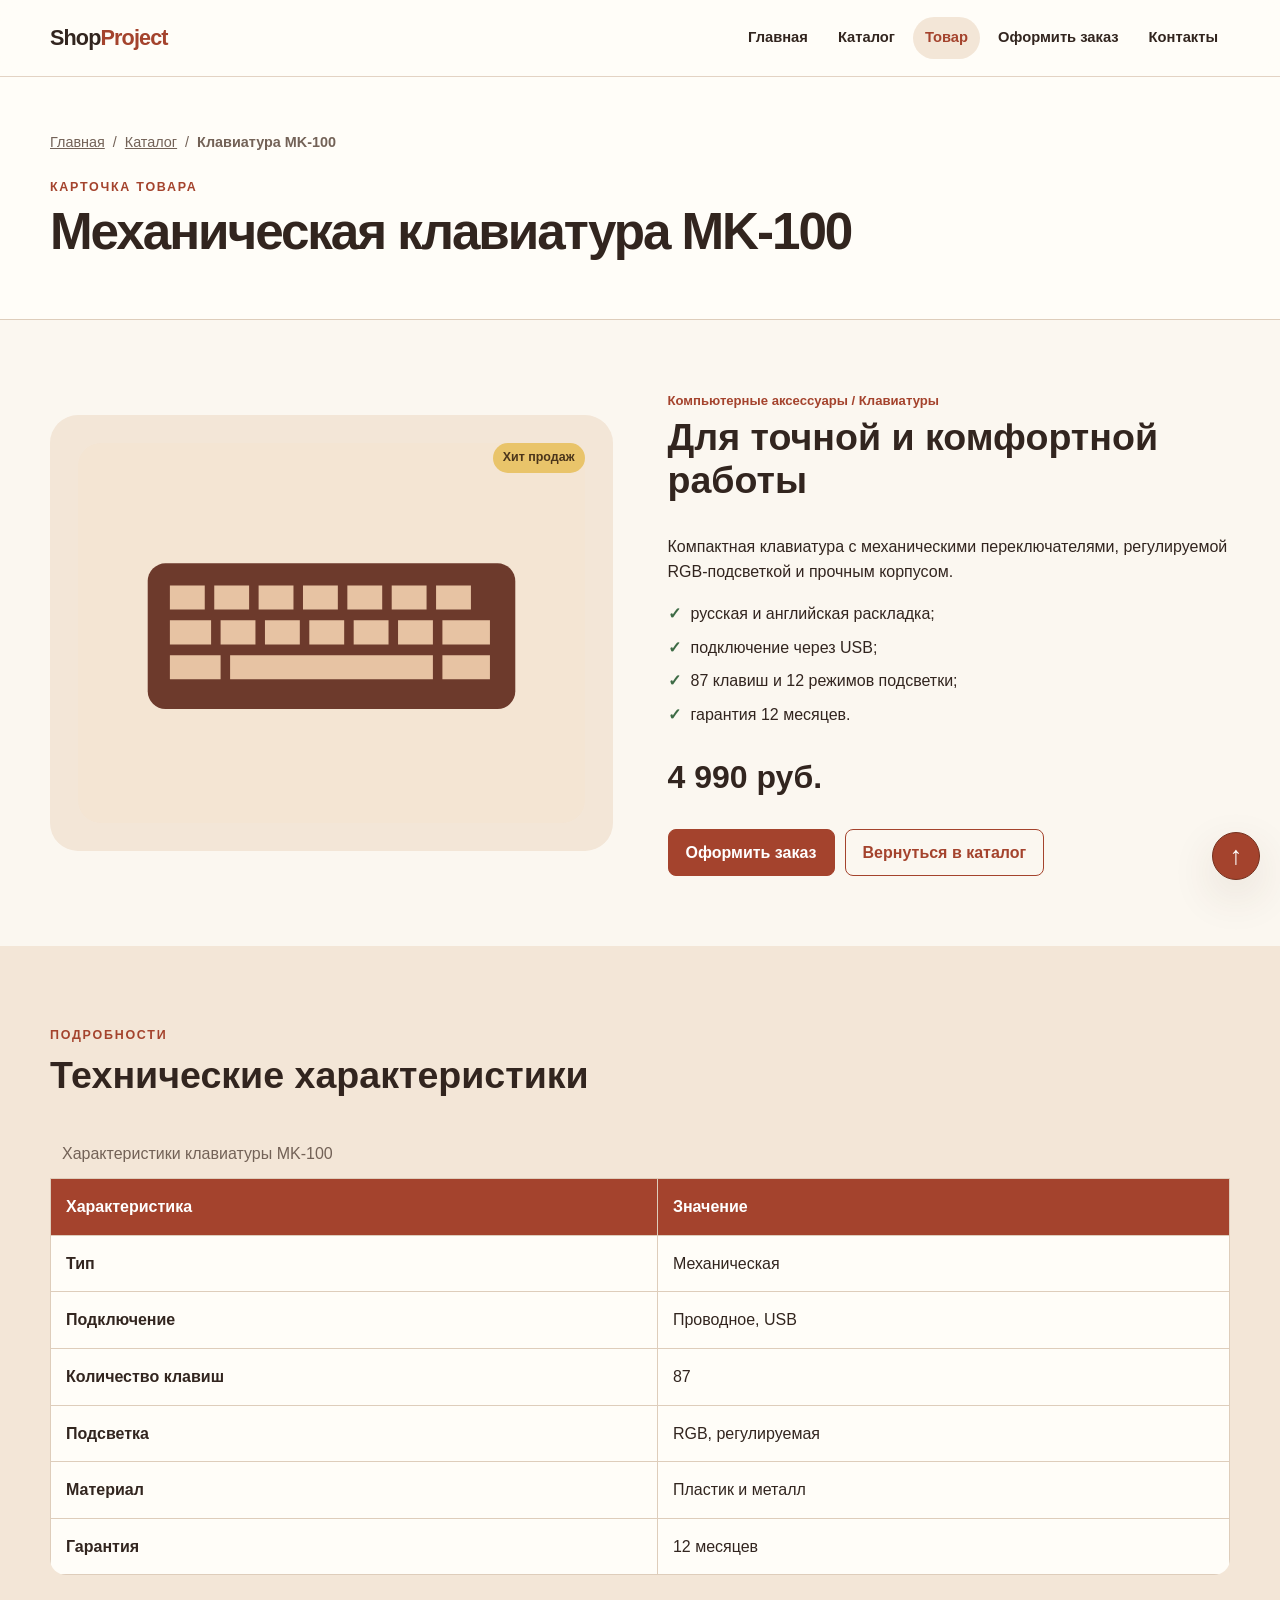
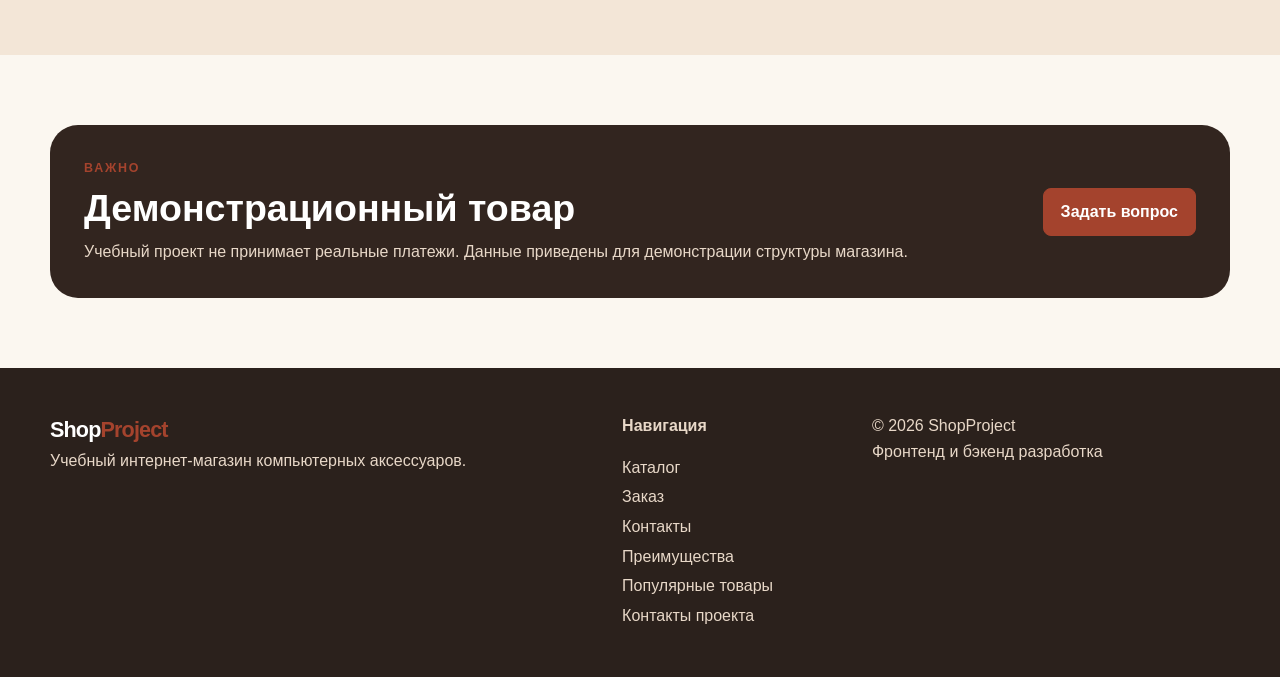
<file: product.html>
<!doctype html>
<html lang="ru">
  <head>
    <meta charset="utf-8">
    <meta name="viewport" content="width=device-width, initial-scale=1">
    <meta
      name="description"
      content="Механическая клавиатура MK-100: описание, цена и технические характеристики."
    >
    <title>Механическая клавиатура MK-100 — ShopProject</title>
    <link rel="stylesheet" href="css/style.css">
  </head>
  <body id="top">
    <header class="site-header">
      <div class="container site-header__inner">
        <a class="site-logo" href="index.html">Shop<span class="site-logo__accent">Project</span></a>
        <nav class="site-nav" aria-label="Основная навигация">
          <ul class="site-nav__list">
            <li class="site-nav__item"><a class="site-nav__link" href="index.html">Главная</a></li>
            <li class="site-nav__item"><a class="site-nav__link" href="catalog.html">Каталог</a></li>
            <li class="site-nav__item">
              <a class="site-nav__link site-nav__link--active" href="product.html" aria-current="page">Товар</a>
            </li>
            <li class="site-nav__item"><a class="site-nav__link" href="order.html">Оформить заказ</a></li>
            <li class="site-nav__item"><a class="site-nav__link" href="contacts.html">Контакты</a></li>
          </ul>
        </nav>
      </div>
    </header>
    <main>
      <section class="page-heading">
        <div class="container">
          <nav class="breadcrumbs" aria-label="Хлебные крошки">
            <a href="index.html" class="breadcrumbs__link">Главная</a><span class="breadcrumbs__separator" aria-hidden="true">/</span><a href="catalog.html" class="breadcrumbs__link">Каталог</a><span class="breadcrumbs__separator" aria-hidden="true">/</span><span class="breadcrumbs__current" aria-current="page">Клавиатура MK-100</span>
          </nav>
          <p class="eyebrow">Карточка товара</p>
          <h1 class="page-heading__title">Механическая клавиатура MK-100</h1>
        </div>
      </section>
      <section class="container product-detail">
        <div class="product-detail__media">
          <span class="product-detail__badge">Хит продаж</span>
          <img
            src="images/keyboard.svg"
            alt="Механическая клавиатура MK-100"
            class="product-detail__image"
          >
        </div>
        <div class="product-detail__content">
          <p class="product-detail__category">Компьютерные аксессуары / Клавиатуры</p>
          <h2>Для точной и комфортной работы</h2>
          <p>
            Компактная клавиатура с механическими переключателями, регулируемой RGB-подсветкой и прочным корпусом.
          </p>
          <ul class="check-list">
            <li class="check-list__item">русская и английская раскладка;</li>
            <li class="check-list__item">подключение через USB;</li>
            <li class="check-list__item">87 клавиш и 12 режимов подсветки;</li>
            <li class="check-list__item">гарантия 12 месяцев.</li>
          </ul>
          <p class="product-detail__price">4 990 руб.</p>
          <div class="product-detail__actions">
            <a class="button" href="order.html?product=keyboard">Оформить заказ</a><a class="button button--secondary" href="catalog.html">Вернуться в каталог</a>
          </div>
        </div>
      </section>
      <section class="section section--muted">
        <div class="container">
          <p class="eyebrow">Подробности</p>
          <h2>Технические характеристики</h2>
          <div class="table-wrapper">
            <table class="specification-table">
              <caption>Характеристики клавиатуры MK-100</caption>
              <thead>
                <tr>
                  <th scope="col">Характеристика</th>
                  <th scope="col">Значение</th>
                </tr>
              </thead>
              <tbody>
                <tr>
                  <th scope="row">Тип</th>
                  <td>Механическая</td>
                </tr>
                <tr>
                  <th scope="row">Подключение</th>
                  <td>Проводное, USB</td>
                </tr>
                <tr>
                  <th scope="row">Количество клавиш</th>
                  <td>87</td>
                </tr>
                <tr>
                  <th scope="row">Подсветка</th>
                  <td>RGB, регулируемая</td>
                </tr>
                <tr>
                  <th scope="row">Материал</th>
                  <td>Пластик и металл</td>
                </tr>
                <tr>
                  <th scope="row">Гарантия</th>
                  <td>12 месяцев</td>
                </tr>
              </tbody>
            </table>
          </div>
        </div>
      </section>
      <aside class="container info-banner">
        <div>
          <p class="eyebrow">Важно</p>
          <h2 class="info-banner__title">Демонстрационный товар</h2>
          <p class="info-banner__description">
            Учебный проект не принимает реальные платежи. Данные приведены для демонстрации структуры магазина.
          </p>
        </div>
        <a class="button" href="contacts.html">Задать вопрос</a>
      </aside>


    </main>
    <footer class="site-footer">
      <div class="container site-footer__inner">
        <div>
          <a class="site-logo site-logo--footer" href="index.html">
            Shop<span class="site-logo__accent">Project</span>
          </a>
          <p>Учебный интернет-магазин компьютерных аксессуаров.</p>
        </div>
        <div>
          <p><strong>Навигация</strong></p>
          <a href="catalog.html" class="site-footer__link">Каталог</a>
          <a href="order.html" class="site-footer__link">Заказ</a>
          <a href="contacts.html" class="site-footer__link">Контакты</a>
          <a class="site-footer__link" href="index.html#advantages">Преимущества</a>
          <a class="site-footer__link" href="index.html#popular">Популярные товары</a>
          <a class="site-footer__link" href="index.html#contacts">Контакты проекта</a>
        </div>
        <p>© 2026 ShopProject<br>Фронтенд и бэкенд разработка</p>
      </div>
    </footer>
    <a class="back-to-top" href="#top" aria-label="Вернуться в начало страницы" title="Наверх">
      <span class="back-to-top__icon" aria-hidden="true">↑</span>
    </a>
  </body>
</html>
</file>
<file: css/style.css>
:root {
  --color-bg: #fbf7f0;
  --color-surface: #fffdf8;
  --color-text: #32251f;
  --color-muted: #736257;
  --color-primary: #a4432d;
  --color-primary-dark: #74311f;
  --color-accent: #e9c46a;
  --color-border: #decdbb;
  --color-success: #3d6b45;
  --radius-sm: 8px;
  --radius-md: 16px;
  --radius-lg: 28px;
  --shadow: 0 16px 45px rgba(82, 49, 32, .12);
  --max-width: 1180px;
}

* {
  box-sizing: border-box;
}

html {
  scroll-behavior: smooth;
}

body {
  margin: 0;
  color: var(--color-text);
  background: var(--color-bg);
  font: 16px/1.6 Arial, sans-serif;
}

img {
  display: block;
  max-width: 100%;
}

a {
  color: var(--color-primary);
}

h1, h2, h3, p {
  margin-top: 0;
}

h1 {
  max-width: 850px;
  margin-bottom: 16px;
  font-size: clamp(2.2rem, 5vw, 4.5rem);
  line-height: 1.02;
  letter-spacing: -.04em;
}

h2 {
  font-size: clamp(1.6rem, 3vw, 2.35rem);
  line-height: 1.15;
}

.container {
  width: min(calc(100% - 40px), var(--max-width));
  margin-inline: auto;
}

.section {
  padding: 80px 0;
}

.section--muted {
  background: #f3e6d7;
}

.eyebrow {
  margin-bottom: 8px;
  color: var(--color-primary);
  font-size: .78rem;
  font-weight: 800;
  letter-spacing: .14em;
  text-transform: uppercase;
}

.site-header {
  position: sticky;
  top: 0;
  z-index: 20;
  border-bottom: 1px solid rgba(222,205,187,.85);
  background: rgba(255,253,248,.94);
  backdrop-filter: blur(12px);
}

.site-header__inner {
  display: flex;
  min-height: 76px;
  align-items: center;
  justify-content: space-between;
  gap: 24px;
}

.site-logo {
  color: var(--color-text);
  font-size: 1.35rem;
  font-weight: 900;
  text-decoration: none;
  letter-spacing: -.04em;
}

.site-logo__accent {
  color: var(--color-primary);
}

.site-nav__list {
  display: flex;
  flex-wrap: wrap;
  gap: 6px;
  margin: 0;
  padding: 0;
  list-style: none;
}

.site-nav__link {
  display: block;
  padding: 9px 12px;
  color: var(--color-text);
  border-radius: 999px;
  font-size: .92rem;
  font-weight: 700;
  text-decoration: none;
}

.site-nav__link:hover, .site-nav__link--active {
  color: var(--color-primary);
  background: #f3e6d7;
}

.site-nav__link:focus-visible, a:focus-visible, button:focus-visible, input:focus-visible, select:focus-visible, textarea:focus-visible {
  outline: 3px solid #8c3f2b;
  outline-offset: 3px;
}

.hero {
  padding: 78px 0;
  overflow: hidden;
  background: linear-gradient(135deg, #f3e6d7 0%, #fbf7f0 58%, #fff3df 100%);
}

.hero__inner {
  display: grid;
  grid-template-columns: 1.35fr .65fr;
  gap: 60px;
  align-items: center;
}

.hero__text {
  max-width: 660px;
  color: var(--color-muted);
  font-size: 1.18rem;
}

.hero__actions, .product-card__actions, .product-detail__actions {
  display: flex;
  flex-wrap: wrap;
  gap: 10px;
}

.hero__visual {
  display: grid;
  width: min(340px, 100%);
  aspect-ratio: 1;
  place-items: center;
  justify-self: end;
  border: 1px solid #e7c3a3;
  border-radius: 42% 58% 55% 45%;
  background: linear-gradient(145deg, #e7c3a3, #e9c46a);
  box-shadow: var(--shadow);
  font-size: clamp(5rem, 12vw, 9rem);
  transform: rotate(4deg);
}

.hero__illustration {
  width: 90%;
  border-radius: 20px;
  transform: rotate(-4deg);
}

.button {
  display: inline-flex;
  min-height: 44px;
  align-items: center;
  justify-content: center;
  padding: 10px 17px;
  border: 1px solid var(--color-primary);
  border-radius: var(--radius-sm);
  color: #fff;
  background: var(--color-primary);
  font: inherit;
  font-weight: 800;
  text-decoration: none;
  cursor: pointer;
  transition: .2s ease;
}

.button:hover {
  border-color: var(--color-primary-dark);
  background: var(--color-primary-dark);
  transform: translateY(-1px);
}

.button--secondary {
  color: var(--color-primary);
  background: transparent;
}

.button--secondary:hover {
  color: #fff;
}

.button--wide {
  width: 100%;
}

.order-form__actions {
  display: flex;
  flex-wrap: wrap;
  gap: 10px;
}

.order-form__action {
  flex: 1 1 160px;
}

.button:disabled {
  opacity: .55;
  cursor: not-allowed;
  transform: none;
}

.advantages-grid, .contacts-grid {
  display: grid;
  grid-template-columns: repeat(3, 1fr);
  gap: 20px;
  margin-top: 30px;
}

.feature-card, .contact-card {
  padding: 28px;
  border: 1px solid var(--color-border);
  border-radius: var(--radius-md);
  background: var(--color-surface);
  box-shadow: 0 8px 25px rgba(82,49,32,.05);
}

.feature-card__icon, .contact-card__icon {
  display: grid;
  width: 46px;
  height: 46px;
  margin-bottom: 20px;
  place-items: center;
  border-radius: 14px;
  color: var(--color-primary);
  background: #f3e6d7;
  font-size: 1.3rem;
  font-weight: 900;
}

.feature-card__description, .contact-card__description {
  margin-bottom: 0;
  color: var(--color-muted);
}

.contact-card__link, .contact-card__address {
  display: block;
  margin-bottom: 10px;
  color: var(--color-text);
  font-size: 1.08rem;
  font-style: normal;
  font-weight: 800;
}

.section-heading {
  display: flex;
  align-items: end;
  justify-content: space-between;
  gap: 20px;
  margin-bottom: 26px;
}

.section-heading__title {
  margin-bottom: 0;
}

.product-grid {
  display: grid;
  grid-template-columns: repeat(3, minmax(0, 1fr));
  gap: 20px;
}

.product-card {
  position: relative;
  display: flex;
  min-width: 0;
  flex-direction: column;
  padding: 18px;
  border: 1px solid var(--color-border);
  border-radius: var(--radius-md);
  background: var(--color-surface);
  box-shadow: 0 8px 25px rgba(82,49,32,.07);
  transition: transform .2s ease, box-shadow .2s ease;
}

.product-card:hover {
  transform: translateY(-5px);
  box-shadow: var(--shadow);
}

.product-card__badge, .product-detail__badge {
  position: absolute;
  top: 28px;
  right: 28px;
  z-index: 2;
  padding: 5px 10px;
  border-radius: 999px;
  color: #4b351b;
  background: var(--color-accent);
  font-size: .78rem;
  font-weight: 900;
}

.product-card__badge--sale {
  color: #fff;
  background: #a83d2a;
}

.product-card__image {
  width: 100%;
  aspect-ratio: 4/3;
  margin-bottom: 18px;
  object-fit: cover;
  border-radius: 12px;
  background: #f3e6d7;
}

.product-card__category, .product-detail__category {
  margin-bottom: 5px;
  color: var(--color-primary);
  font-size: .82rem;
  font-weight: 800;
}

.product-card__title {
  margin-bottom: 9px;
  font-size: 1.17rem;
}

.product-card__description {
  margin-bottom: 16px;
  color: var(--color-muted);
}

.product-card__price {
  margin-top: auto;
  margin-bottom: 16px;
  font-size: 1.35rem;
  font-weight: 900;
}

.product-card__action {
  flex: 1 1 110px;
}

.page-heading {
  padding: 54px 0 45px;
  border-bottom: 1px solid var(--color-border);
  background: var(--color-surface);
}

.page-heading__title {
  font-size: clamp(2.1rem, 4vw, 3.4rem);
}

.page-heading__description {
  max-width: 700px;
  margin-bottom: 0;
  color: var(--color-muted);
}

.breadcrumbs {
  display: flex;
  flex-wrap: wrap;
  gap: 8px;
  margin-bottom: 24px;
  color: var(--color-muted);
  font-size: .9rem;
}

.breadcrumbs__link {
  color: var(--color-muted);
}

.catalog-layout {
  display: grid;
  grid-template-areas: "filters products";
  grid-template-columns: 240px minmax(0, 1fr);
  gap: 30px;
  padding-block: 55px 80px;
}

.catalog-filter {
  grid-area: filters;
  position: sticky;
  top: 100px;
  align-self: start;
  padding: 22px;
  border: 1px solid var(--color-border);
  border-radius: var(--radius-md);
  background: var(--color-surface);
}

.catalog-filter__title {
  font-size: 1.35rem;
}

.catalog-filter__group {
  margin: 0 0 24px;
  padding: 0;
  border: 0;
}

.catalog-filter__legend {
  margin-bottom: 10px;
  font-weight: 900;
}

.catalog-filter__option {
  display: block;
  margin: 9px 0;
  color: var(--color-muted);
  cursor: pointer;
}

.catalog-content {
  grid-area: products;
  min-width: 0;
}

.catalog-content__title {
  margin-bottom: 24px;
}

.back-to-top {
  position: fixed;
  right: max(20px, env(safe-area-inset-right));
  bottom: max(20px, env(safe-area-inset-bottom));
  z-index: 40;
  display: grid;
  width: 48px;
  height: 48px;
  place-items: center;
  border: 1px solid var(--color-primary-dark);
  border-radius: 50%;
  color: #fff;
  background: var(--color-primary);
  box-shadow: var(--shadow);
  font-size: 1.6rem;
  font-weight: 900;
  text-decoration: none;
  transition: background-color .2s ease, transform .2s ease;
}

.back-to-top:hover {
  color: #fff;
  background: var(--color-primary-dark);
  transform: translateY(-3px);
}

.back-to-top__icon {
  line-height: 1;
}

input[type="checkbox"], input[type="radio"] {
  accent-color: var(--color-primary);
}

.product-detail {
  display: grid;
  grid-template-columns: 1fr 1fr;
  gap: 55px;
  align-items: center;
  padding-block: 70px;
}

.product-detail__media {
  position: relative;
  padding: 28px;
  border-radius: var(--radius-lg);
  background: #f3e6d7;
}

.product-detail__image {
  width: 100%;
  border-radius: 18px;
}

.product-detail__price {
  margin: 25px 0;
  font-size: 2rem;
  font-weight: 900;
}

.check-list {
  padding: 0;
  list-style: none;
}

.check-list__item {
  margin: 8px 0;
}

.check-list__item::before {
  content: "✓";
  margin-right: 10px;
  color: var(--color-success);
  font-weight: 900;
}

.table-wrapper {
  overflow-x: auto;
}

.specification-table {
  width: 100%;
  border-collapse: collapse;
  border-radius: var(--radius-md);
  overflow: hidden;
  background: var(--color-surface);
}

.specification-table caption {
  padding: 12px;
  text-align: left;
  color: var(--color-muted);
}

.specification-table th, .specification-table td {
  padding: 15px;
  border: 1px solid var(--color-border);
  text-align: left;
}

.specification-table thead {
  color: #fff;
  background: var(--color-primary);
}

.info-banner {
  display: flex;
  align-items: center;
  justify-content: space-between;
  gap: 30px;
  margin-block: 70px;
  padding: 34px;
  border-radius: var(--radius-lg);
  color: #fff;
  background: #32251f;
}

.info-banner__title {
  margin-bottom: 8px;
}

.info-banner__description {
  margin-bottom: 0;
  color: #e8d8c8;
}

.order-layout {
  display: grid;
  grid-template-columns: .75fr 1.25fr;
  gap: 50px;
  padding-block: 65px 80px;
  align-items: start;
}

.order-copy {
  position: sticky;
  top: 105px;
}

.steps {
  margin: 30px 0;
  padding: 0;
  list-style: none;
}

.steps__item {
  display: flex;
  align-items: center;
  gap: 12px;
  margin: 14px 0;
  font-weight: 800;
}

.steps__number {
  display: grid;
  width: 34px;
  height: 34px;
  place-items: center;
  border-radius: 50%;
  color: #fff;
  background: var(--color-primary);
}

.notice {
  padding: 18px;
  border-left: 4px solid var(--color-accent);
  border-radius: 8px;
  background: #fff1d6;
}

.notice__description {
  margin: 4px 0 0;
  color: var(--color-muted);
}

.order-form {
  position: relative;
}

.order-form--page {
  padding: 32px;
  border: 1px solid var(--color-border);
  border-radius: var(--radius-md);
  background: var(--color-surface);
  box-shadow: var(--shadow);
}

.order-form__row {
  display: grid;
  grid-template-columns: 1fr 1fr;
  gap: 16px;
}

.order-form__field {
  margin-bottom: 17px;
}

.order-form__label {
  display: block;
  margin-bottom: 6px;
  font-weight: 800;
}

.order-form__input, .order-form__select, .order-form__textarea {
  width: 100%;
  padding: 11px 12px;
  border: 1px solid #bda58e;
  border-radius: var(--radius-sm);
  color: var(--color-text);
  background: var(--color-surface);
  font: inherit;
}

.order-form__textarea {
  resize: vertical;
}

.order-form__hint {
  color: var(--color-muted);
}

[aria-invalid="true"] {
  border-color: #af3529 !important;
  background: #fff0e9 !important;
}

.order-form__agreement {
  display: flex;
  gap: 9px;
  align-items: flex-start;
  margin: 8px 0 20px;
}

.order-form__checkbox {
  margin-top: 5px;
}

.success-message {
  padding: 12px 15px;
  border-radius: var(--radius-sm);
  color: #345c39;
  background: #e7eedc;
  font-weight: 800;
}

.order-dialog {
  width: min(540px, calc(100% - 28px));
  max-height: 90vh;
  padding: 30px;
  border: 0;
  border-radius: var(--radius-md);
  box-shadow: var(--shadow);
  overflow-y: auto;
  color: var(--color-text);
  background: var(--color-surface);
}

.order-dialog__title {
  padding-right: 28px;
}

.order-dialog__description {
  color: var(--color-muted);
}

.order-dialog::backdrop {
  background: rgba(43,33,28,.68);
  backdrop-filter: blur(3px);
}

.order-dialog__close {
  position: absolute;
  top: 14px;
  right: 14px;
  width: 38px;
  height: 38px;
  border: 0;
  border-radius: 50%;
  background: #f3e6d7;
  font-size: 1.5rem;
  cursor: pointer;
}

.success-message--toast {
  max-width: min(420px, calc(100% - 44px));
  position: fixed;
  right: 22px;
  bottom: calc(88px + env(safe-area-inset-bottom));
  z-index: 30;
  box-shadow: var(--shadow);
}

.schedule {
  display: grid;
  grid-template-columns: 1fr 1.2fr;
  gap: 60px;
  align-items: start;
}

.schedule__list {
  margin: 0;
}

.schedule__row {
  display: flex;
  justify-content: space-between;
  gap: 20px;
  padding: 14px 0;
  border-bottom: 1px solid #e7c3a3;
}

.schedule__time {
  margin: 0;
  font-weight: 900;
}

.site-footer {
  padding: 45px 0;
  color: #e8d8c8;
  background: #2b211c;
}

.site-footer__inner {
  display: grid;
  grid-template-columns: 1.5fr .6fr 1fr;
  gap: 35px;
  align-items: start;
}

.site-logo--footer {
  color: #fff;
}

.site-footer__link {
  display: block;
  margin: 4px 0;
  color: #e8d8c8;
  text-decoration: none;
}

@media (max-width: 900px) {
  .site-header__inner {
    padding-block: 13px;
    flex-direction: column;
    align-items: flex-start;
  }

  .site-header {
    position: static;
  }

  .hero__inner, .product-detail, .order-layout {
    grid-template-columns: 1fr;
  }

  .hero__visual {
    display: none;
  }

  .product-grid {
    grid-template-columns: repeat(2, 1fr);
  }

  .catalog-layout {
    grid-template-columns: 1fr;
    grid-template-areas: "filters" "products";
  }

  .catalog-filter, .order-copy {
    position: static;
  }

  .catalog-filter__form {
    display: grid;
    grid-template-columns: 1fr 1fr;
    gap: 20px;
  }

  .catalog-filter__submit {
    grid-column: 1 / -1;
  }

}

@media (max-width: 650px) {
  .site-nav__list {
    gap: 2px;
  }

  .site-nav__link {
    padding: 7px 8px;
    font-size: .82rem;
  }

  .section {
    padding: 55px 0;
  }

  .advantages-grid, .contacts-grid, .product-grid, .order-form__row, .schedule, .site-footer__inner {
    grid-template-columns: 1fr;
  }

  .catalog-filter__form {
    display: block;
  }

  .section-heading, .info-banner {
    align-items: flex-start;
    flex-direction: column;
  }

  .order-form--page {
    padding: 22px;
  }

  .product-detail {
    gap: 28px;
  }

}

/* Якоря: место под шапку и видимая цель перехода. */
.section[id], .info-banner[id] {
  scroll-margin-top: 100px;
}

.section:target, .info-banner:target {
  outline: 2px dashed var(--color-primary);
  outline-offset: -4px;
}

.site-nav__item {
  margin: 0;
}

.breadcrumbs__current {
  font-weight: 700;
}

.breadcrumbs__separator {
  user-select: none;
}

.order-form__input:hover, .order-form__select:hover, .order-form__textarea:hover {
  border-color: var(--color-primary);
}

@media (max-width: 900px) {
  .section[id], .info-banner[id] {
    scroll-margin-top: 24px;
  }

}

@media (prefers-reduced-motion: reduce) {
  html {
    scroll-behavior: auto;
  }

  .button, .product-card, .back-to-top {
    transition: none;
  }

}
</file>
